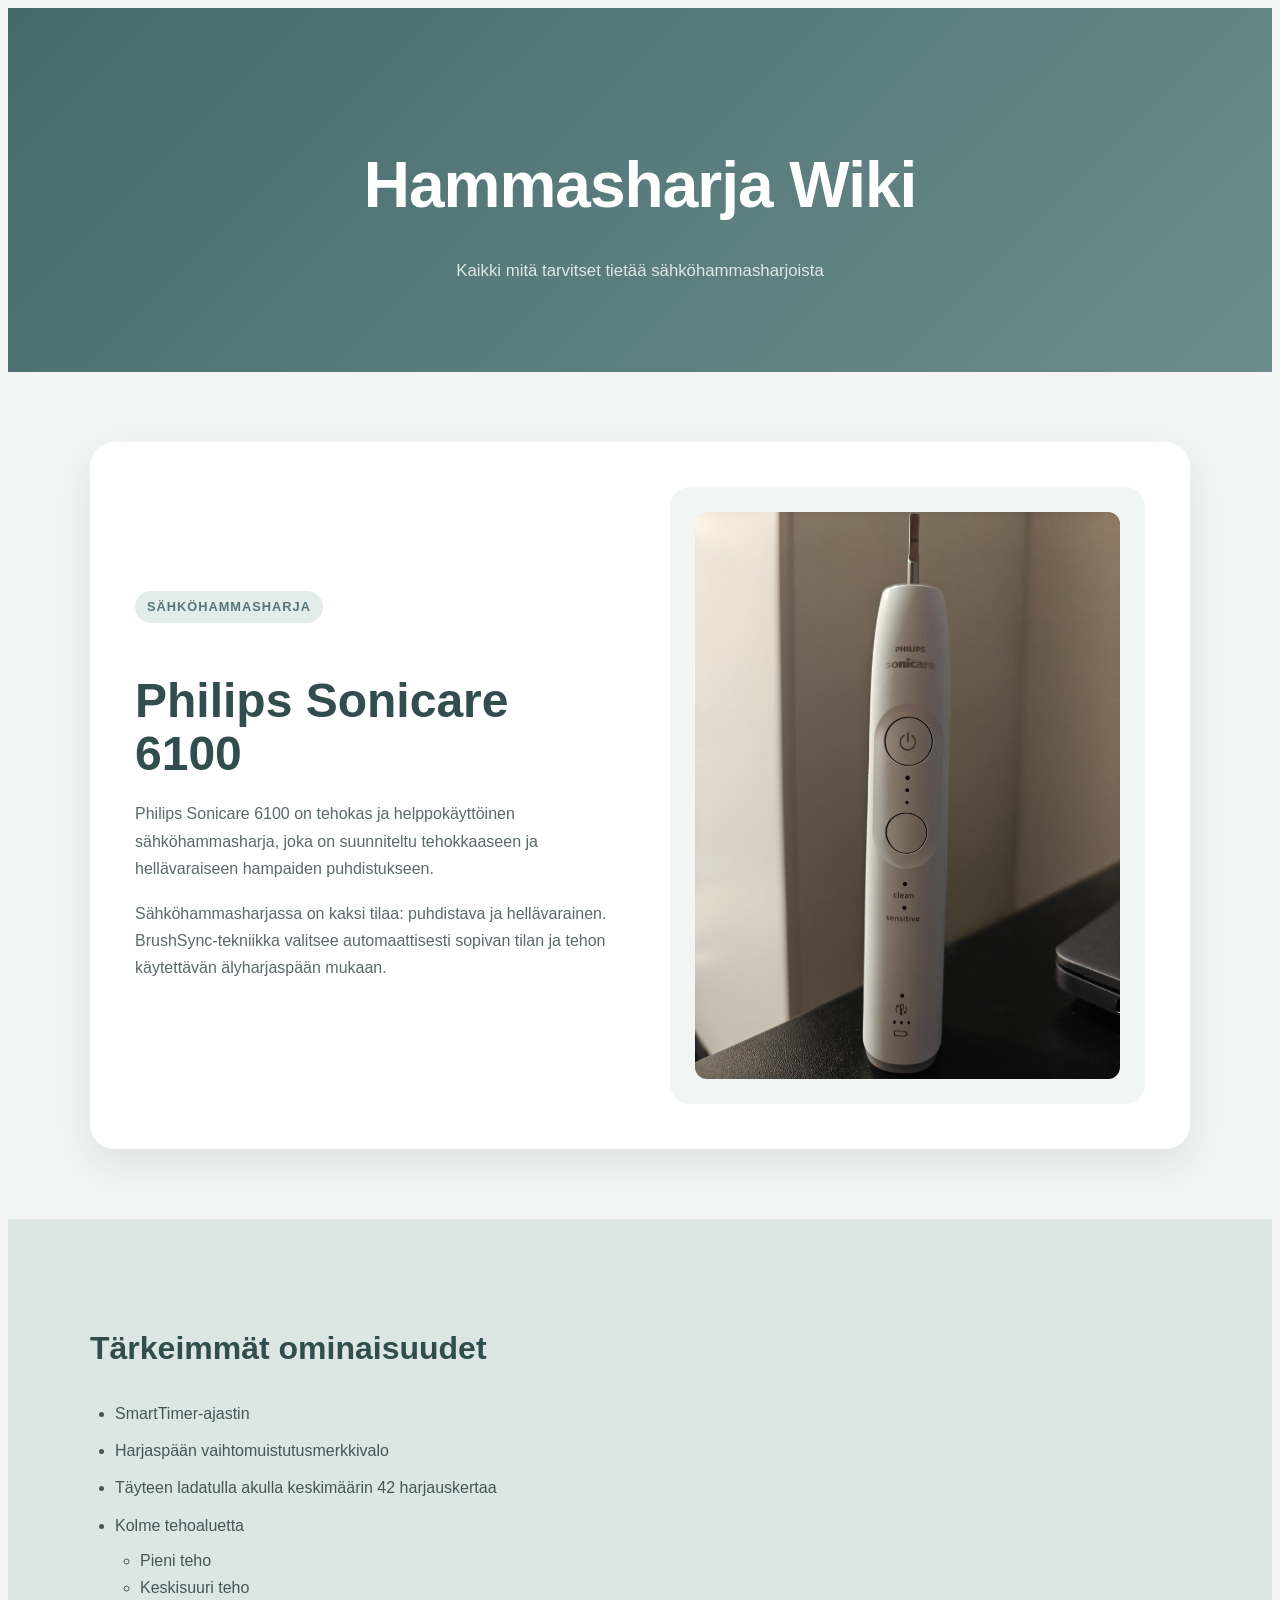
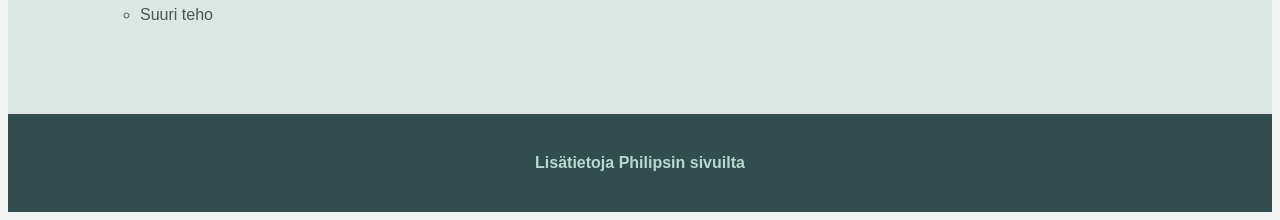
<file: a2/index.html>
<!--
 Marko Köyhäjoki
-->
<!doctype html>
<html lang="en">
  <head>
    <meta charset="UTF-8" />
    <meta name="viewport" content="width=device-width, initial-scale=1.0" />
    <title>Hammasharja Wiki – Philips Sonicare 6100</title>
    <link rel="stylesheet" href="style.css" />
  </head>
  <body>
    <main>
      <section class="head">
        <div class="container">
          <h1>Hammasharja Wiki</h1>
          <p>Kaikki mitä tarvitset tietää sähköhammasharjoista</p>
        </div>
      </section>
      <section class="content">
        <div class="container">
          <div class="product">
            <div class="product-info">
              <span class="category">Sähköhammasharja</span>

              <h2>Philips Sonicare 6100</h2>

              <p>
                Philips Sonicare 6100 on tehokas ja helppokäyttöinen
                sähköhammasharja, joka on suunniteltu tehokkaaseen ja
                hellävaraiseen hampaiden puhdistukseen.
              </p>

              <p>
                Sähköhammasharjassa on kaksi tilaa: puhdistava ja hellävarainen.
                BrushSync-tekniikka valitsee automaattisesti sopivan tilan ja
                tehon käytettävän älyharjaspään mukaan.
              </p>
            </div>

            <div class="image-card">
              <img
                src="images/philips_sonicare.jpg"
                alt="Philips Sonicare 6100 sähköhammasharja"
                id="philips_sonicare"
              />
            </div>
          </div>
        </div>
      </section>

      <section class="bottom">
        <div class="container">
          <h3>Tärkeimmät ominaisuudet</h3>

          <ul>
            <li>SmartTimer-ajastin</li>
            <li>Harjaspään vaihtomuistutusmerkkivalo</li>
            <li>Täyteen ladatulla akulla keskimäärin 42 harjauskertaa</li>
            <li>
              Kolme tehoaluetta
              <ul>
                <li>Pieni teho</li>
                <li>Keskisuuri teho</li>
                <li>Suuri teho</li>
              </ul>
            </li>
          </ul>
        </div>
      </section>
    </main>

    <footer class="footer">
      <div class="container">
        <a
          href="https://www.philips.fi/c-p/HX7400_06/sonicare-ladattava-saehkoehammasharja/tuotetuki"
          target="_blank"
          rel="noopener noreferrer"
        >
          Lisätietoja Philipsin sivuilta
        </a>
      </div>
    </footer>
  </body>
</html>
</file>
<file: a2/style.css>
/*
Marko Köyhäjoki
*/
#2f4858 #3f5f6a #54767b #6d8d8b #89a59b #a7bcad {
  box-sizing: border-box;
  margin: 0;
  padding: 0;
}

body {
  font-family: Arial, Helvetica, sans-serif;
  background-color: #f2f5f3;
  color: #263535;
  line-height: 1.7;
}

.container {
  width: min(1100px, 90%);
  margin: 0 auto;
}

/* Header */

.head {
  padding: 70px 20px;
  text-align: center;
  color: white;
  background: linear-gradient(135deg, #456a6d, #6d8d8b);
}

.head h1 {
  margin-bottom: 8px;
  font-size: clamp(2.2rem, 5vw, 4rem);
  letter-spacing: -1px;
}

.head p {
  color: #dce8e5;
  font-size: 1.05rem;
}

/* Main content */

.content {
  padding: 70px 0;
}

.product {
  display: grid;
  grid-template-columns: 1fr 1fr;
  gap: 60px;
  align-items: center;
  padding: 45px;
  background-color: white;
  border-radius: 24px;
  box-shadow: 0 15px 40px rgba(50, 70, 70, 0.1);
}

.category {
  display: inline-block;
  margin-bottom: 12px;
  padding: 5px 12px;
  border-radius: 20px;
  background-color: #e2ece8;
  color: #54767b;
  font-size: 0.8rem;
  font-weight: bold;
  text-transform: uppercase;
  letter-spacing: 1px;
}

.product h2 {
  margin-bottom: 20px;
  color: #314d4e;
  font-size: clamp(2rem, 4vw, 3rem);
  line-height: 1.1;
}

.product p {
  margin-bottom: 18px;
  color: #596969;
}

/* Product image */

.image-card {
  padding: 25px;
  border-radius: 20px;
  background-color: #f1f5f3;
  text-align: center;
}

#philips_sonicare {
  display: block;
  width: 100%;
  max-width: 450px;
  height: auto;
  margin: 0 auto;
  border-radius: 12px;
  transition: transform 0.3s ease;
}

#philips_sonicare:hover {
  transform: scale(1.03);
}

/* Features */

.bottom {
  padding: 70px 0;
  background-color: #dce7e3;
}

.bottom h3 {
  margin-bottom: 25px;
  color: #314d4e;
  font-size: 2rem;
}

.bottom ul {
  padding-left: 25px;
  color: #465656;
}

.bottom > .container > ul > li {
  margin-bottom: 10px;
}

.bottom ul ul {
  margin-top: 8px;
}

/* Footer */

.footer {
  padding: 35px 20px;
  text-align: center;
  background-color: #314d4e;
  color: white;
}

.footer p {
  margin-bottom: 8px;
  color: #cbd8d5;
}

.footer a {
  color: #b9d8cf;
  font-weight: bold;
  text-decoration: none;
  transition: color 0.2s ease;
}

.footer a:hover {
  color: white;
  text-decoration: underline;
}
</file>
